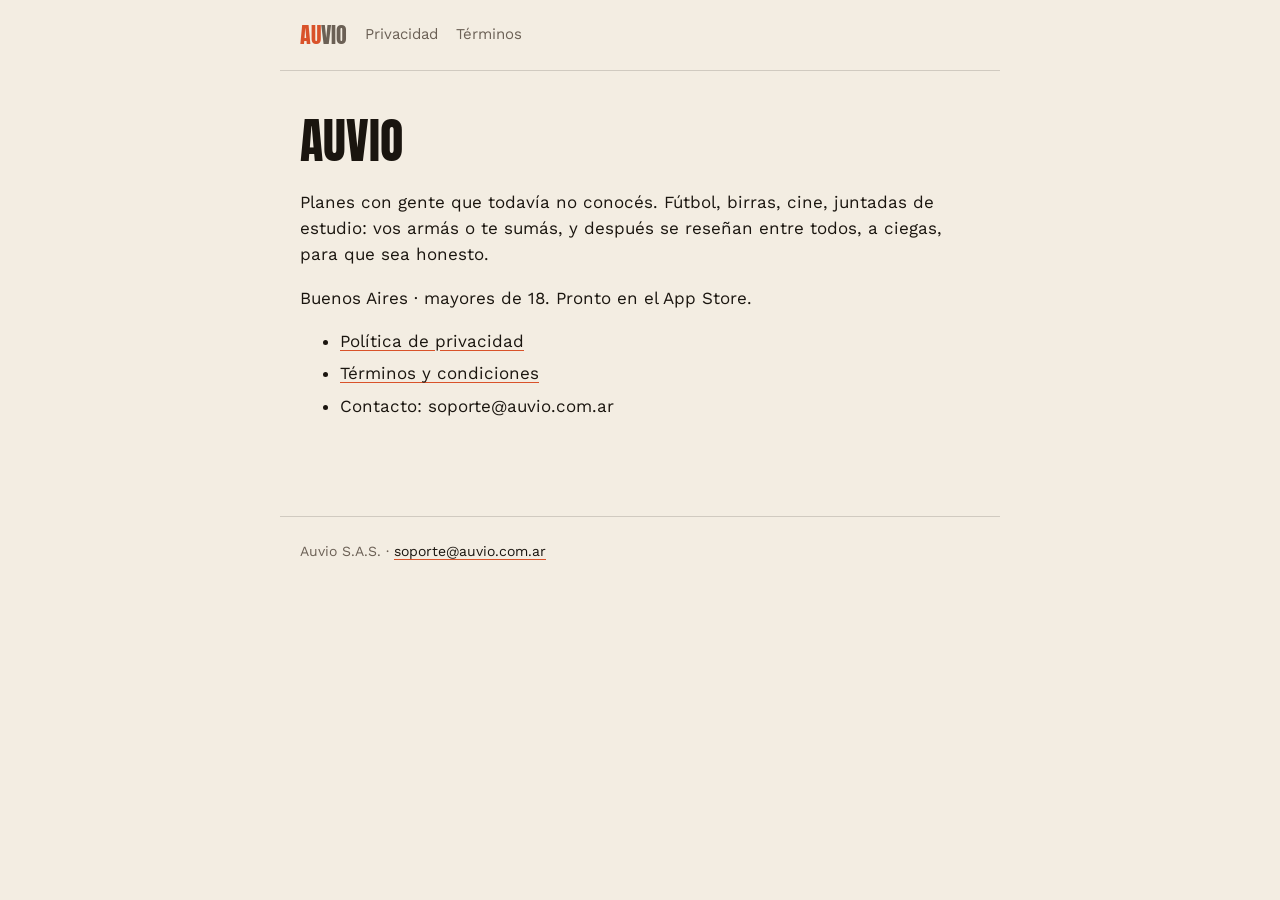
<file: index.html>
<!doctype html><html lang="es"><head><meta charset="utf-8"><meta name="viewport" content="width=device-width,initial-scale=1"><title>Auvio · Auvio</title><link rel="preconnect" href="https://fonts.googleapis.com"><link href="https://fonts.googleapis.com/css2?family=Anton&family=Work+Sans:wght@400;600&display=swap" rel="stylesheet"><link rel="stylesheet" href="style.css"></head><body>
<nav><a class="brand" href="./"><span>Au</span>vio</a><a href="privacidad.html">Privacidad</a><a href="terminos.html">Términos</a></nav>
<main><h1 id="auvio">Auvio</h1>
<p>Planes con gente que todavía no conocés. Fútbol, birras, cine,
juntadas de estudio: vos armás o te sumás, y después se reseñan entre
todos, a ciegas, para que sea honesto.</p>
<p>Buenos Aires · mayores de 18. Pronto en el App Store.</p>
<ul>
<li><a href="privacidad.html">Política de privacidad</a></li>
<li><a href="terminos.html">Términos y condiciones</a></li>
<li>Contacto: soporte@auvio.com.ar</li>
</ul></main>
<footer>Auvio S.A.S. · <a href="mailto:soporte@auvio.com.ar">soporte@auvio.com.ar</a></footer>
</body></html>
</file>
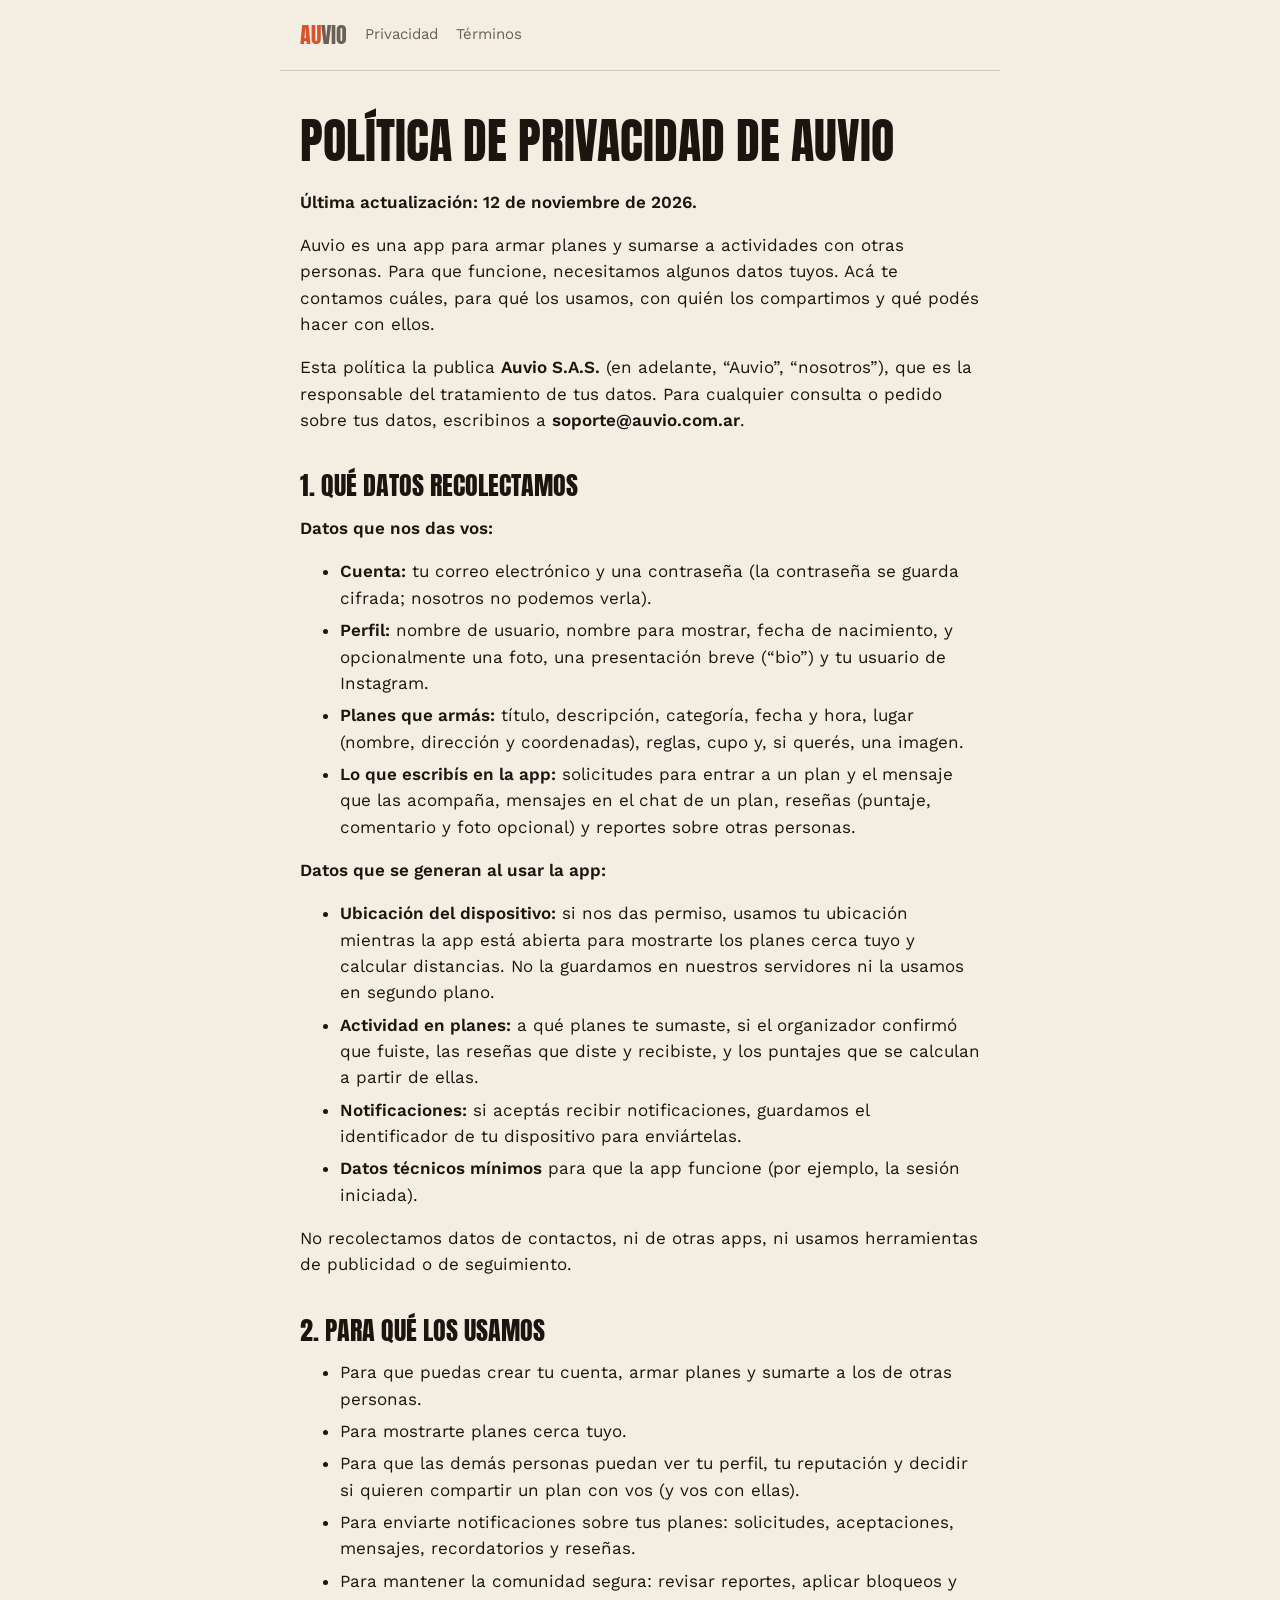
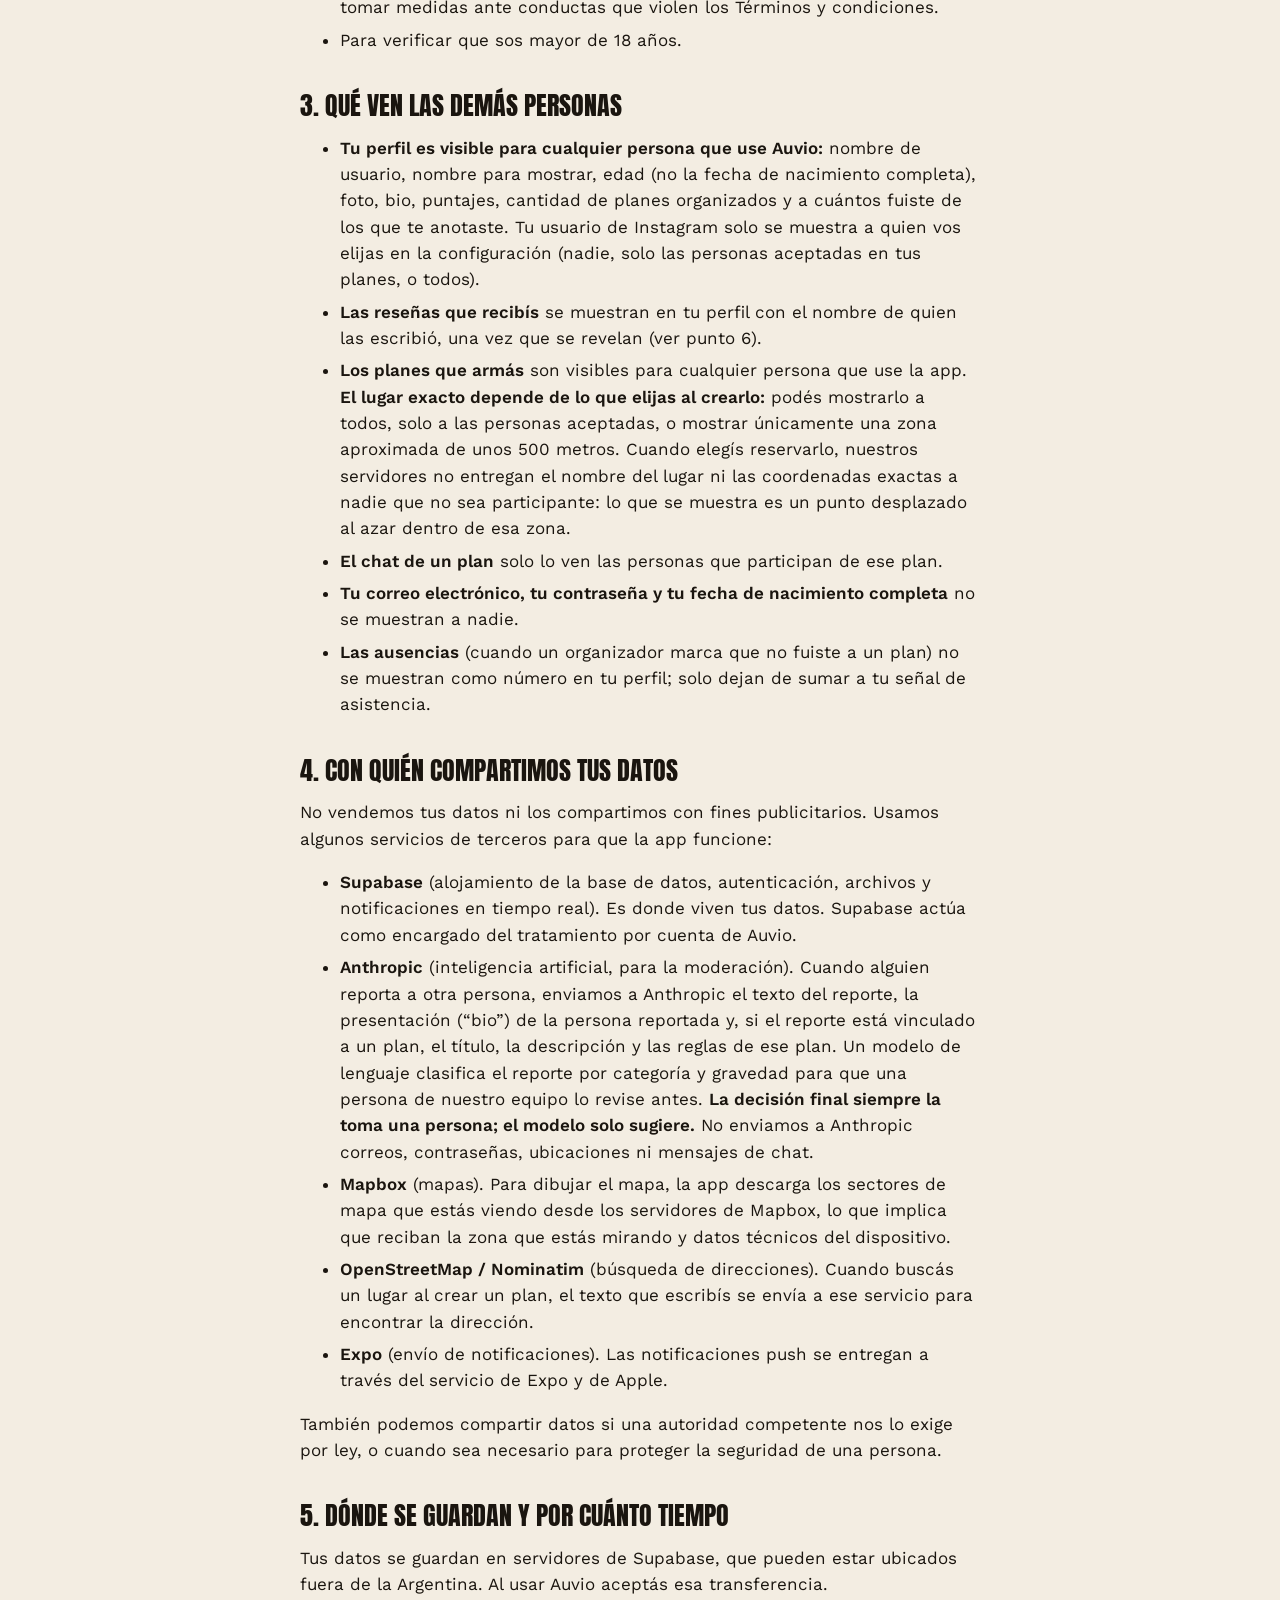
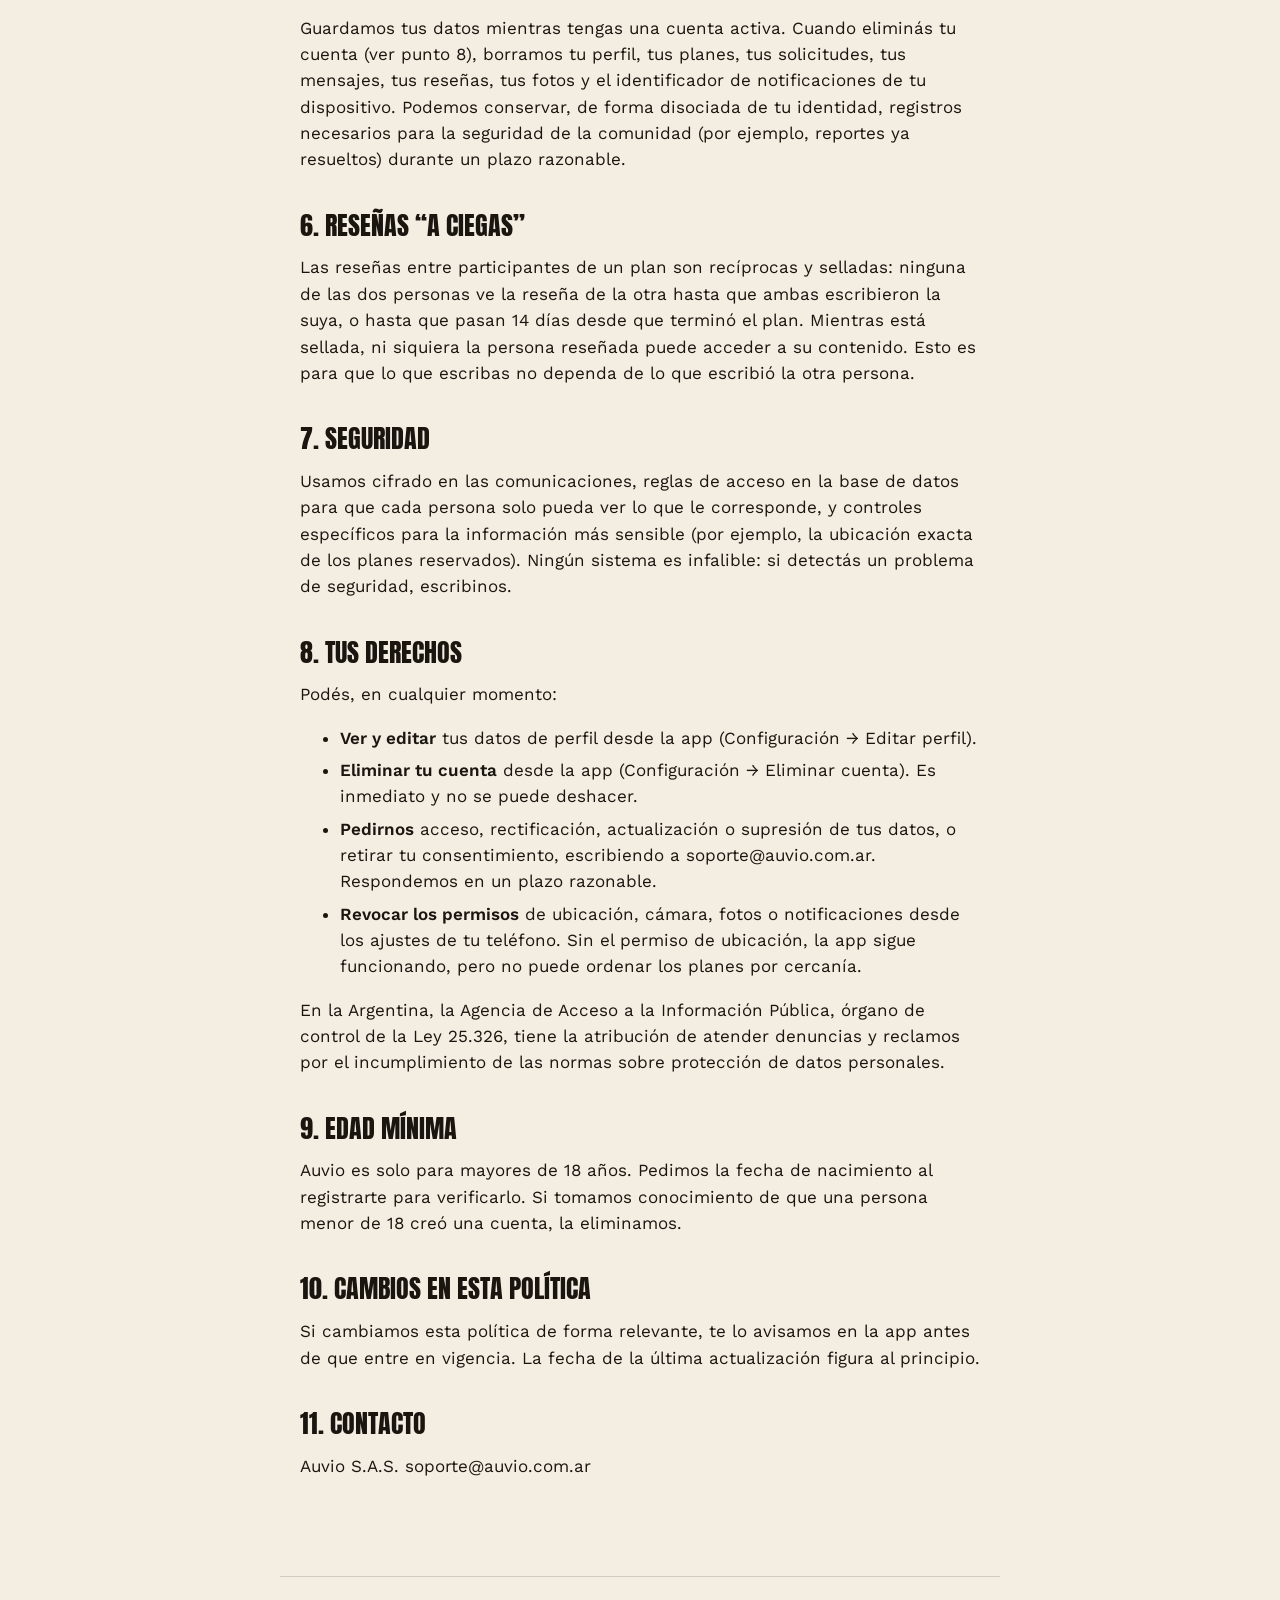
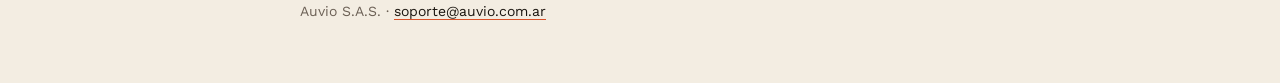
<file: privacidad.html>
<!doctype html><html lang="es"><head><meta charset="utf-8"><meta name="viewport" content="width=device-width,initial-scale=1"><title>Política
de privacidad de
Auvio · Auvio</title><link rel="preconnect" href="https://fonts.googleapis.com"><link href="https://fonts.googleapis.com/css2?family=Anton&family=Work+Sans:wght@400;600&display=swap" rel="stylesheet"><link rel="stylesheet" href="style.css"></head><body>
<nav><a class="brand" href="./"><span>Au</span>vio</a><a href="privacidad.html">Privacidad</a><a href="terminos.html">Términos</a></nav>
<main><h1 id="política-de-privacidad-de-auvio">Política de privacidad de
Auvio</h1>
<p><strong>Última actualización: 12 de noviembre de 2026.</strong></p>
<p>Auvio es una app para armar planes y sumarse a actividades con otras
personas. Para que funcione, necesitamos algunos datos tuyos. Acá te
contamos cuáles, para qué los usamos, con quién los compartimos y qué
podés hacer con ellos.</p>
<p>Esta política la publica <strong>Auvio S.A.S.</strong> (en adelante,
“Auvio”, “nosotros”), que es la responsable del tratamiento de tus
datos. Para cualquier consulta o pedido sobre tus datos, escribinos a
<strong>soporte@auvio.com.ar</strong>.</p>
<h2 id="qué-datos-recolectamos">1. Qué datos recolectamos</h2>
<p><strong>Datos que nos das vos:</strong></p>
<ul>
<li><strong>Cuenta:</strong> tu correo electrónico y una contraseña (la
contraseña se guarda cifrada; nosotros no podemos verla).</li>
<li><strong>Perfil:</strong> nombre de usuario, nombre para mostrar,
fecha de nacimiento, y opcionalmente una foto, una presentación breve
(“bio”) y tu usuario de Instagram.</li>
<li><strong>Planes que armás:</strong> título, descripción, categoría,
fecha y hora, lugar (nombre, dirección y coordenadas), reglas, cupo y,
si querés, una imagen.</li>
<li><strong>Lo que escribís en la app:</strong> solicitudes para entrar
a un plan y el mensaje que las acompaña, mensajes en el chat de un plan,
reseñas (puntaje, comentario y foto opcional) y reportes sobre otras
personas.</li>
</ul>
<p><strong>Datos que se generan al usar la app:</strong></p>
<ul>
<li><strong>Ubicación del dispositivo:</strong> si nos das permiso,
usamos tu ubicación mientras la app está abierta para mostrarte los
planes cerca tuyo y calcular distancias. No la guardamos en nuestros
servidores ni la usamos en segundo plano.</li>
<li><strong>Actividad en planes:</strong> a qué planes te sumaste, si el
organizador confirmó que fuiste, las reseñas que diste y recibiste, y
los puntajes que se calculan a partir de ellas.</li>
<li><strong>Notificaciones:</strong> si aceptás recibir notificaciones,
guardamos el identificador de tu dispositivo para enviártelas.</li>
<li><strong>Datos técnicos mínimos</strong> para que la app funcione
(por ejemplo, la sesión iniciada).</li>
</ul>
<p>No recolectamos datos de contactos, ni de otras apps, ni usamos
herramientas de publicidad o de seguimiento.</p>
<h2 id="para-qué-los-usamos">2. Para qué los usamos</h2>
<ul>
<li>Para que puedas crear tu cuenta, armar planes y sumarte a los de
otras personas.</li>
<li>Para mostrarte planes cerca tuyo.</li>
<li>Para que las demás personas puedan ver tu perfil, tu reputación y
decidir si quieren compartir un plan con vos (y vos con ellas).</li>
<li>Para enviarte notificaciones sobre tus planes: solicitudes,
aceptaciones, mensajes, recordatorios y reseñas.</li>
<li>Para mantener la comunidad segura: revisar reportes, aplicar
bloqueos y tomar medidas ante conductas que violen los Términos y
condiciones.</li>
<li>Para verificar que sos mayor de 18 años.</li>
</ul>
<h2 id="qué-ven-las-demás-personas">3. Qué ven las demás personas</h2>
<ul>
<li><strong>Tu perfil es visible para cualquier persona que use
Auvio:</strong> nombre de usuario, nombre para mostrar, edad (no la
fecha de nacimiento completa), foto, bio, puntajes, cantidad de planes
organizados y a cuántos fuiste de los que te anotaste. Tu usuario de
Instagram solo se muestra a quien vos elijas en la configuración (nadie,
solo las personas aceptadas en tus planes, o todos).</li>
<li><strong>Las reseñas que recibís</strong> se muestran en tu perfil
con el nombre de quien las escribió, una vez que se revelan (ver punto
6).</li>
<li><strong>Los planes que armás</strong> son visibles para cualquier
persona que use la app. <strong>El lugar exacto depende de lo que elijas
al crearlo:</strong> podés mostrarlo a todos, solo a las personas
aceptadas, o mostrar únicamente una zona aproximada de unos 500 metros.
Cuando elegís reservarlo, nuestros servidores no entregan el nombre del
lugar ni las coordenadas exactas a nadie que no sea participante: lo que
se muestra es un punto desplazado al azar dentro de esa zona.</li>
<li><strong>El chat de un plan</strong> solo lo ven las personas que
participan de ese plan.</li>
<li><strong>Tu correo electrónico, tu contraseña y tu fecha de
nacimiento completa</strong> no se muestran a nadie.</li>
<li><strong>Las ausencias</strong> (cuando un organizador marca que no
fuiste a un plan) no se muestran como número en tu perfil; solo dejan de
sumar a tu señal de asistencia.</li>
</ul>
<h2 id="con-quién-compartimos-tus-datos">4. Con quién compartimos tus
datos</h2>
<p>No vendemos tus datos ni los compartimos con fines publicitarios.
Usamos algunos servicios de terceros para que la app funcione:</p>
<ul>
<li><strong>Supabase</strong> (alojamiento de la base de datos,
autenticación, archivos y notificaciones en tiempo real). Es donde viven
tus datos. Supabase actúa como encargado del tratamiento por cuenta de
Auvio.</li>
<li><strong>Anthropic</strong> (inteligencia artificial, para la
moderación). Cuando alguien reporta a otra persona, enviamos a Anthropic
el texto del reporte, la presentación (“bio”) de la persona reportada y,
si el reporte está vinculado a un plan, el título, la descripción y las
reglas de ese plan. Un modelo de lenguaje clasifica el reporte por
categoría y gravedad para que una persona de nuestro equipo lo revise
antes. <strong>La decisión final siempre la toma una persona; el modelo
solo sugiere.</strong> No enviamos a Anthropic correos, contraseñas,
ubicaciones ni mensajes de chat.</li>
<li><strong>Mapbox</strong> (mapas). Para dibujar el mapa, la app
descarga los sectores de mapa que estás viendo desde los servidores de
Mapbox, lo que implica que reciban la zona que estás mirando y datos
técnicos del dispositivo.</li>
<li><strong>OpenStreetMap / Nominatim</strong> (búsqueda de
direcciones). Cuando buscás un lugar al crear un plan, el texto que
escribís se envía a ese servicio para encontrar la dirección.</li>
<li><strong>Expo</strong> (envío de notificaciones). Las notificaciones
push se entregan a través del servicio de Expo y de Apple.</li>
</ul>
<p>También podemos compartir datos si una autoridad competente nos lo
exige por ley, o cuando sea necesario para proteger la seguridad de una
persona.</p>
<h2 id="dónde-se-guardan-y-por-cuánto-tiempo">5. Dónde se guardan y por
cuánto tiempo</h2>
<p>Tus datos se guardan en servidores de Supabase, que pueden estar
ubicados fuera de la Argentina. Al usar Auvio aceptás esa
transferencia.</p>
<p>Guardamos tus datos mientras tengas una cuenta activa. Cuando
eliminás tu cuenta (ver punto 8), borramos tu perfil, tus planes, tus
solicitudes, tus mensajes, tus reseñas, tus fotos y el identificador de
notificaciones de tu dispositivo. Podemos conservar, de forma disociada
de tu identidad, registros necesarios para la seguridad de la comunidad
(por ejemplo, reportes ya resueltos) durante un plazo razonable.</p>
<h2 id="reseñas-a-ciegas">6. Reseñas “a ciegas”</h2>
<p>Las reseñas entre participantes de un plan son recíprocas y selladas:
ninguna de las dos personas ve la reseña de la otra hasta que ambas
escribieron la suya, o hasta que pasan 14 días desde que terminó el
plan. Mientras está sellada, ni siquiera la persona reseñada puede
acceder a su contenido. Esto es para que lo que escribas no dependa de
lo que escribió la otra persona.</p>
<h2 id="seguridad">7. Seguridad</h2>
<p>Usamos cifrado en las comunicaciones, reglas de acceso en la base de
datos para que cada persona solo pueda ver lo que le corresponde, y
controles específicos para la información más sensible (por ejemplo, la
ubicación exacta de los planes reservados). Ningún sistema es infalible:
si detectás un problema de seguridad, escribinos.</p>
<h2 id="tus-derechos">8. Tus derechos</h2>
<p>Podés, en cualquier momento:</p>
<ul>
<li><strong>Ver y editar</strong> tus datos de perfil desde la app
(Configuración → Editar perfil).</li>
<li><strong>Eliminar tu cuenta</strong> desde la app (Configuración →
Eliminar cuenta). Es inmediato y no se puede deshacer.</li>
<li><strong>Pedirnos</strong> acceso, rectificación, actualización o
supresión de tus datos, o retirar tu consentimiento, escribiendo a
soporte@auvio.com.ar. Respondemos en un plazo razonable.</li>
<li><strong>Revocar los permisos</strong> de ubicación, cámara, fotos o
notificaciones desde los ajustes de tu teléfono. Sin el permiso de
ubicación, la app sigue funcionando, pero no puede ordenar los planes
por cercanía.</li>
</ul>
<p>En la Argentina, la Agencia de Acceso a la Información Pública,
órgano de control de la Ley 25.326, tiene la atribución de atender
denuncias y reclamos por el incumplimiento de las normas sobre
protección de datos personales.</p>
<h2 id="edad-mínima">9. Edad mínima</h2>
<p>Auvio es solo para mayores de 18 años. Pedimos la fecha de nacimiento
al registrarte para verificarlo. Si tomamos conocimiento de que una
persona menor de 18 creó una cuenta, la eliminamos.</p>
<h2 id="cambios-en-esta-política">10. Cambios en esta política</h2>
<p>Si cambiamos esta política de forma relevante, te lo avisamos en la
app antes de que entre en vigencia. La fecha de la última actualización
figura al principio.</p>
<h2 id="contacto">11. Contacto</h2>
<p>Auvio S.A.S. soporte@auvio.com.ar</p></main>
<footer>Auvio S.A.S. · <a href="mailto:soporte@auvio.com.ar">soporte@auvio.com.ar</a></footer>
</body></html>
</file>
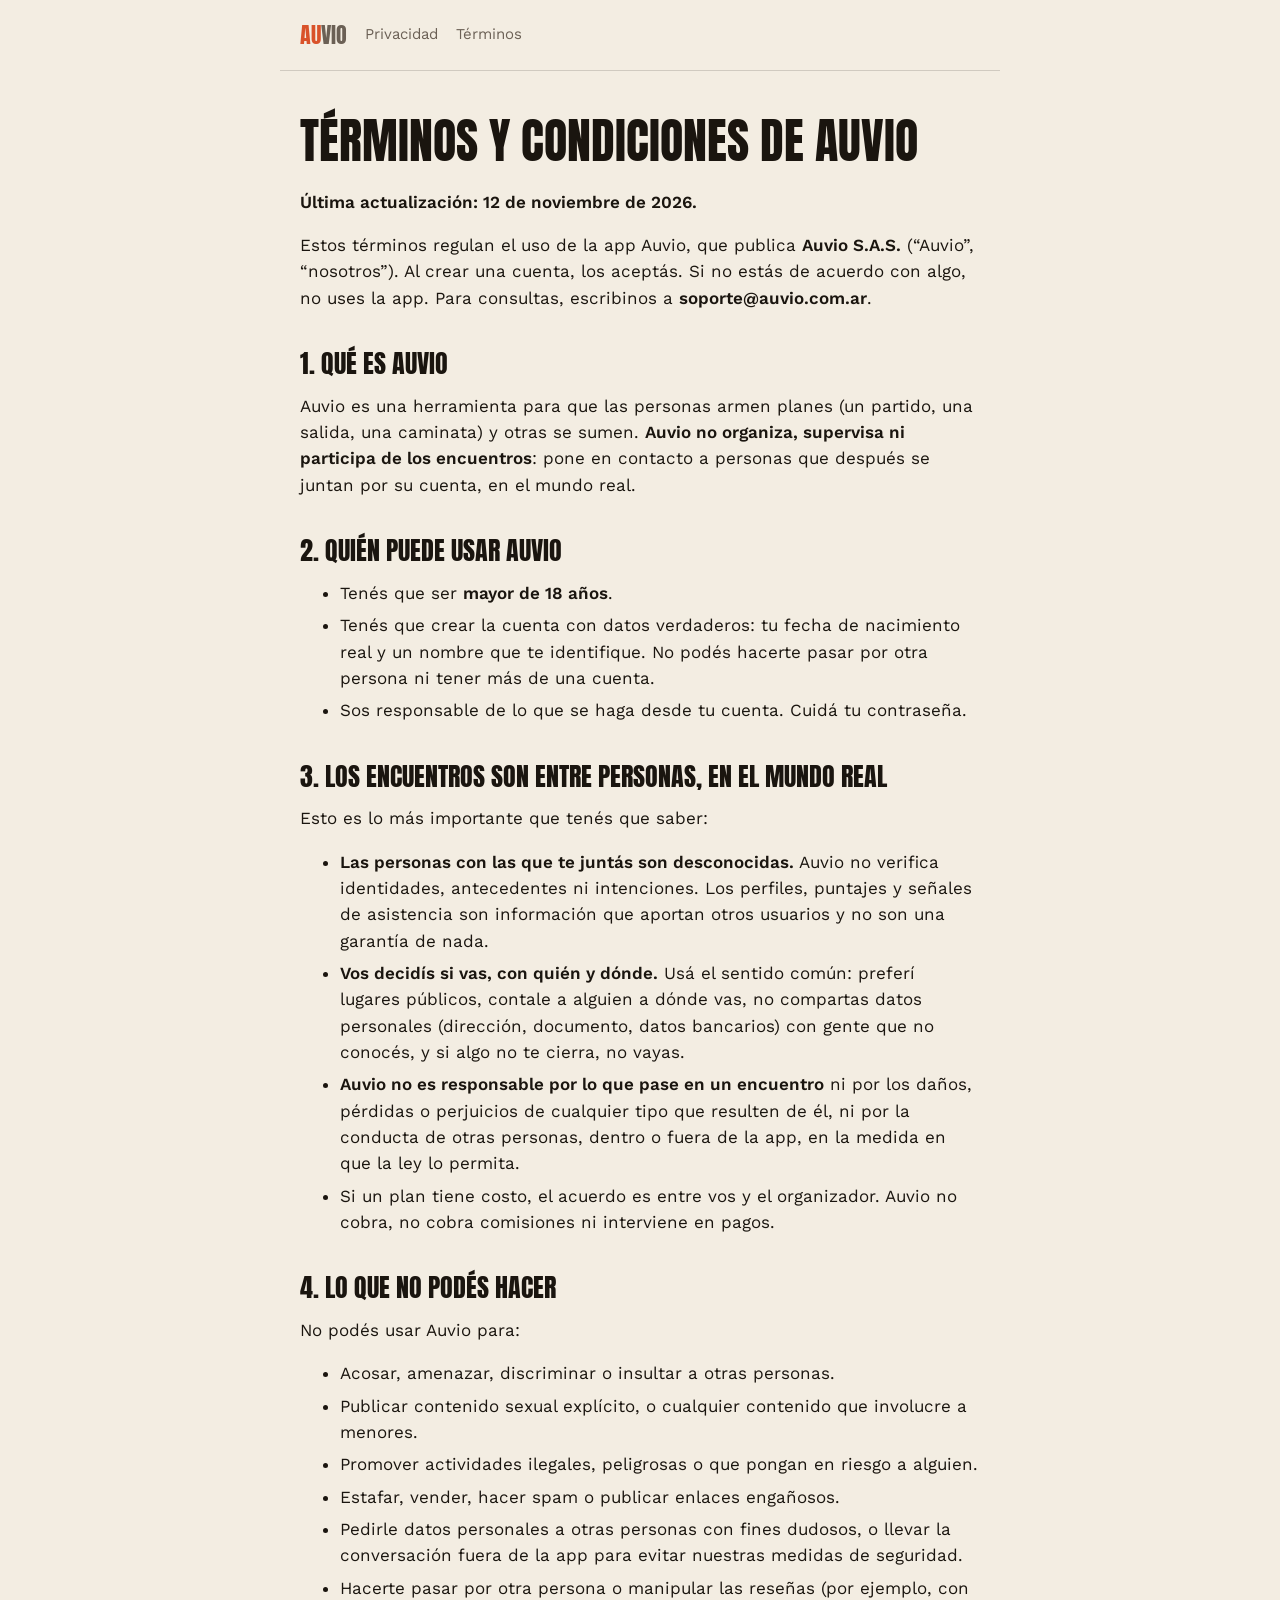
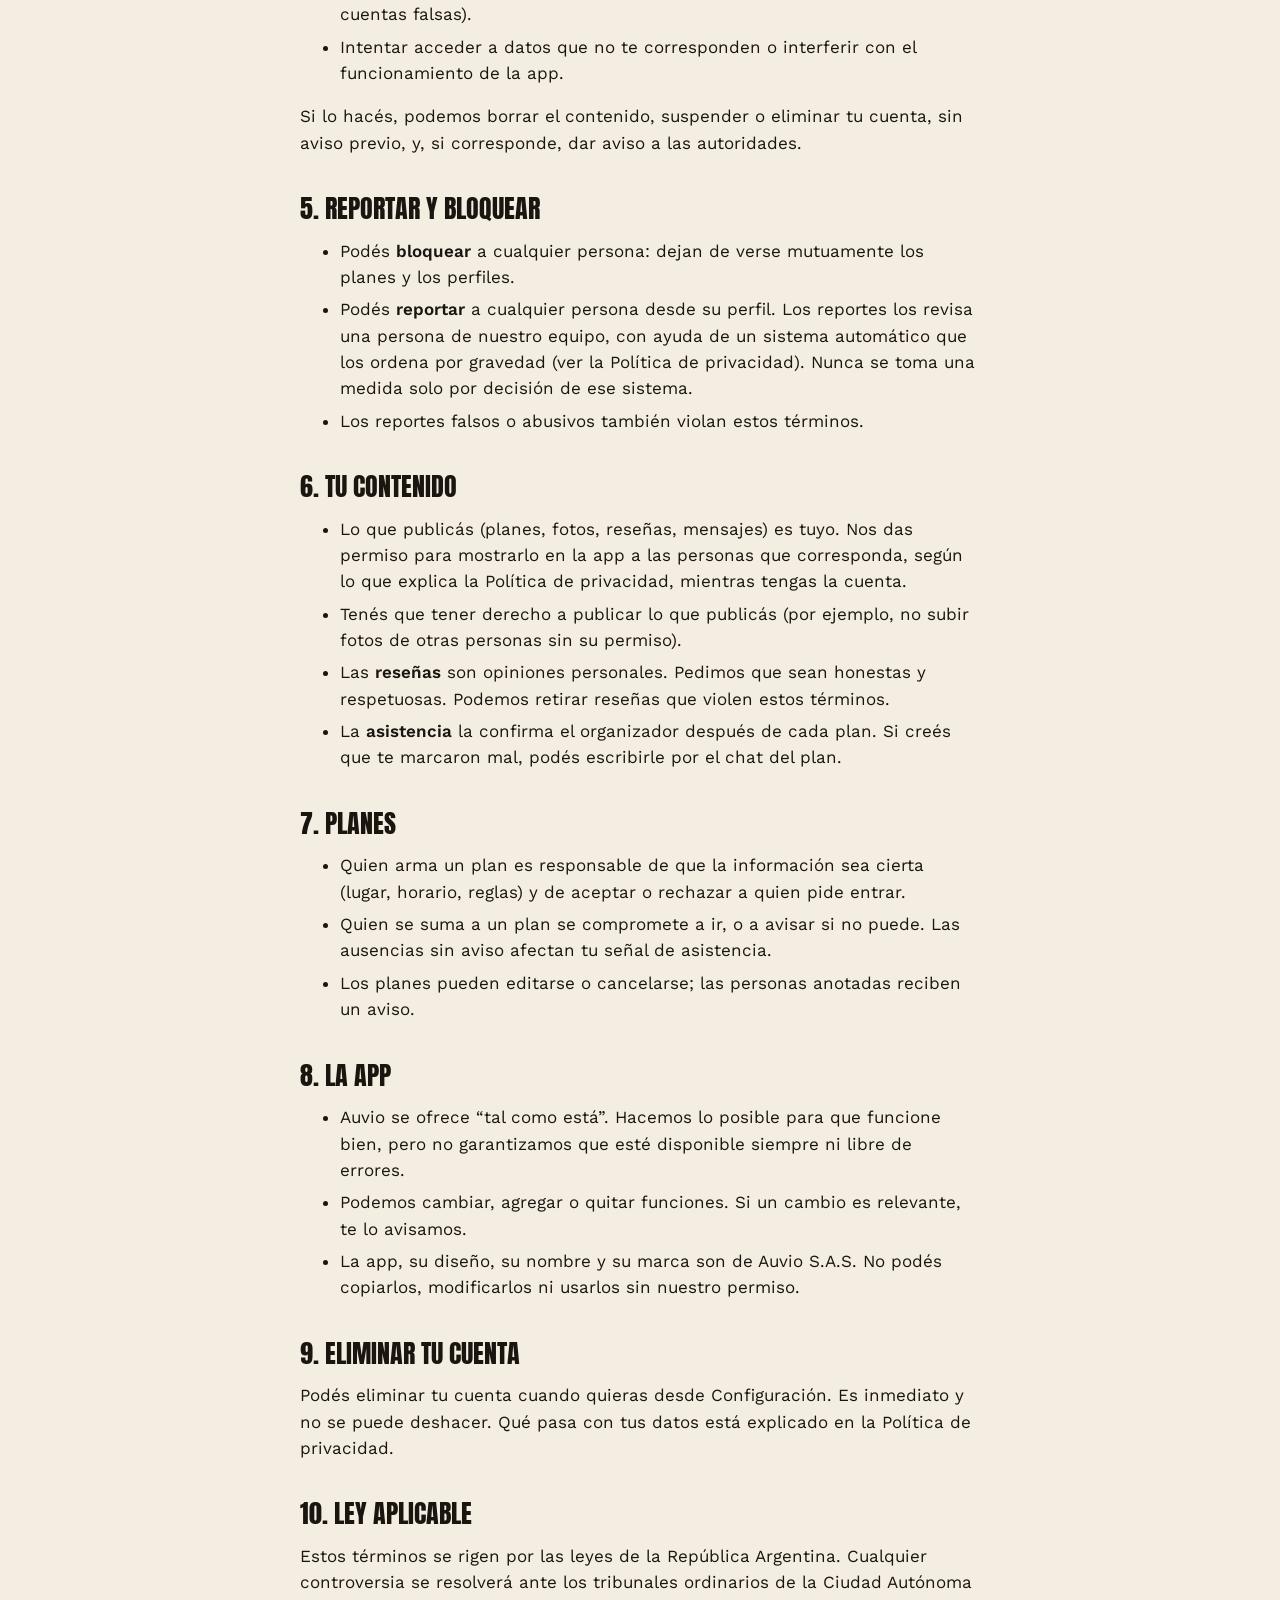
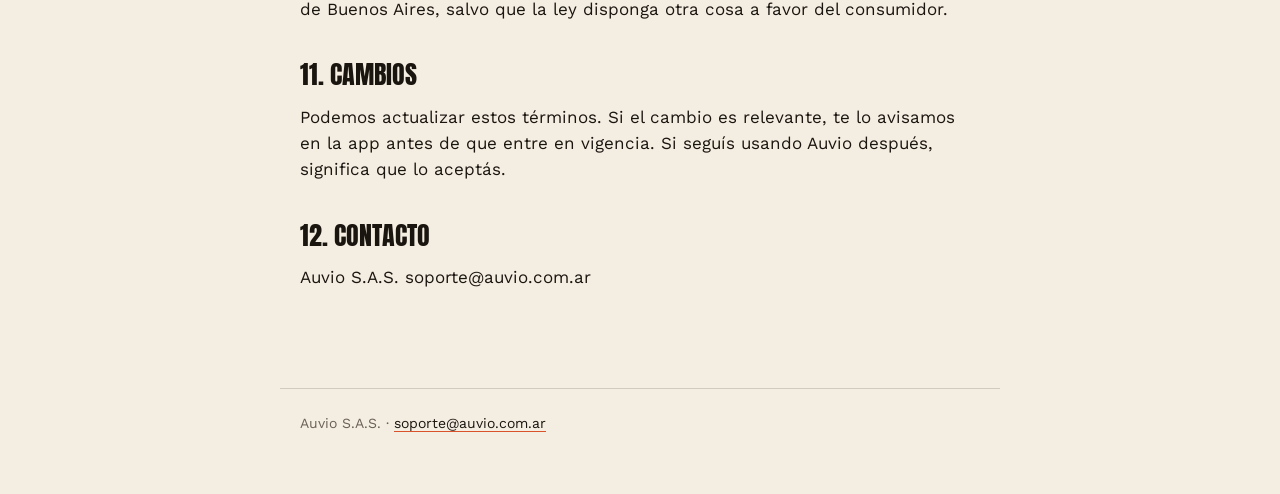
<file: terminos.html>
<!doctype html><html lang="es"><head><meta charset="utf-8"><meta name="viewport" content="width=device-width,initial-scale=1"><title>Términos
y condiciones de
Auvio · Auvio</title><link rel="preconnect" href="https://fonts.googleapis.com"><link href="https://fonts.googleapis.com/css2?family=Anton&family=Work+Sans:wght@400;600&display=swap" rel="stylesheet"><link rel="stylesheet" href="style.css"></head><body>
<nav><a class="brand" href="./"><span>Au</span>vio</a><a href="privacidad.html">Privacidad</a><a href="terminos.html">Términos</a></nav>
<main><h1 id="términos-y-condiciones-de-auvio">Términos y condiciones de
Auvio</h1>
<p><strong>Última actualización: 12 de noviembre de 2026.</strong></p>
<p>Estos términos regulan el uso de la app Auvio, que publica
<strong>Auvio S.A.S.</strong> (“Auvio”, “nosotros”). Al crear una
cuenta, los aceptás. Si no estás de acuerdo con algo, no uses la app.
Para consultas, escribinos a <strong>soporte@auvio.com.ar</strong>.</p>
<h2 id="qué-es-auvio">1. Qué es Auvio</h2>
<p>Auvio es una herramienta para que las personas armen planes (un
partido, una salida, una caminata) y otras se sumen. <strong>Auvio no
organiza, supervisa ni participa de los encuentros</strong>: pone en
contacto a personas que después se juntan por su cuenta, en el mundo
real.</p>
<h2 id="quién-puede-usar-auvio">2. Quién puede usar Auvio</h2>
<ul>
<li>Tenés que ser <strong>mayor de 18 años</strong>.</li>
<li>Tenés que crear la cuenta con datos verdaderos: tu fecha de
nacimiento real y un nombre que te identifique. No podés hacerte pasar
por otra persona ni tener más de una cuenta.</li>
<li>Sos responsable de lo que se haga desde tu cuenta. Cuidá tu
contraseña.</li>
</ul>
<h2 id="los-encuentros-son-entre-personas-en-el-mundo-real">3. Los
encuentros son entre personas, en el mundo real</h2>
<p>Esto es lo más importante que tenés que saber:</p>
<ul>
<li><strong>Las personas con las que te juntás son
desconocidas.</strong> Auvio no verifica identidades, antecedentes ni
intenciones. Los perfiles, puntajes y señales de asistencia son
información que aportan otros usuarios y no son una garantía de
nada.</li>
<li><strong>Vos decidís si vas, con quién y dónde.</strong> Usá el
sentido común: preferí lugares públicos, contale a alguien a dónde vas,
no compartas datos personales (dirección, documento, datos bancarios)
con gente que no conocés, y si algo no te cierra, no vayas.</li>
<li><strong>Auvio no es responsable por lo que pase en un
encuentro</strong> ni por los daños, pérdidas o perjuicios de cualquier
tipo que resulten de él, ni por la conducta de otras personas, dentro o
fuera de la app, en la medida en que la ley lo permita.</li>
<li>Si un plan tiene costo, el acuerdo es entre vos y el organizador.
Auvio no cobra, no cobra comisiones ni interviene en pagos.</li>
</ul>
<h2 id="lo-que-no-podés-hacer">4. Lo que no podés hacer</h2>
<p>No podés usar Auvio para:</p>
<ul>
<li>Acosar, amenazar, discriminar o insultar a otras personas.</li>
<li>Publicar contenido sexual explícito, o cualquier contenido que
involucre a menores.</li>
<li>Promover actividades ilegales, peligrosas o que pongan en riesgo a
alguien.</li>
<li>Estafar, vender, hacer spam o publicar enlaces engañosos.</li>
<li>Pedirle datos personales a otras personas con fines dudosos, o
llevar la conversación fuera de la app para evitar nuestras medidas de
seguridad.</li>
<li>Hacerte pasar por otra persona o manipular las reseñas (por ejemplo,
con cuentas falsas).</li>
<li>Intentar acceder a datos que no te corresponden o interferir con el
funcionamiento de la app.</li>
</ul>
<p>Si lo hacés, podemos borrar el contenido, suspender o eliminar tu
cuenta, sin aviso previo, y, si corresponde, dar aviso a las
autoridades.</p>
<h2 id="reportar-y-bloquear">5. Reportar y bloquear</h2>
<ul>
<li>Podés <strong>bloquear</strong> a cualquier persona: dejan de verse
mutuamente los planes y los perfiles.</li>
<li>Podés <strong>reportar</strong> a cualquier persona desde su perfil.
Los reportes los revisa una persona de nuestro equipo, con ayuda de un
sistema automático que los ordena por gravedad (ver la Política de
privacidad). Nunca se toma una medida solo por decisión de ese
sistema.</li>
<li>Los reportes falsos o abusivos también violan estos términos.</li>
</ul>
<h2 id="tu-contenido">6. Tu contenido</h2>
<ul>
<li>Lo que publicás (planes, fotos, reseñas, mensajes) es tuyo. Nos das
permiso para mostrarlo en la app a las personas que corresponda, según
lo que explica la Política de privacidad, mientras tengas la
cuenta.</li>
<li>Tenés que tener derecho a publicar lo que publicás (por ejemplo, no
subir fotos de otras personas sin su permiso).</li>
<li>Las <strong>reseñas</strong> son opiniones personales. Pedimos que
sean honestas y respetuosas. Podemos retirar reseñas que violen estos
términos.</li>
<li>La <strong>asistencia</strong> la confirma el organizador después de
cada plan. Si creés que te marcaron mal, podés escribirle por el chat
del plan.</li>
</ul>
<h2 id="planes">7. Planes</h2>
<ul>
<li>Quien arma un plan es responsable de que la información sea cierta
(lugar, horario, reglas) y de aceptar o rechazar a quien pide
entrar.</li>
<li>Quien se suma a un plan se compromete a ir, o a avisar si no puede.
Las ausencias sin aviso afectan tu señal de asistencia.</li>
<li>Los planes pueden editarse o cancelarse; las personas anotadas
reciben un aviso.</li>
</ul>
<h2 id="la-app">8. La app</h2>
<ul>
<li>Auvio se ofrece “tal como está”. Hacemos lo posible para que
funcione bien, pero no garantizamos que esté disponible siempre ni libre
de errores.</li>
<li>Podemos cambiar, agregar o quitar funciones. Si un cambio es
relevante, te lo avisamos.</li>
<li>La app, su diseño, su nombre y su marca son de Auvio S.A.S. No podés
copiarlos, modificarlos ni usarlos sin nuestro permiso.</li>
</ul>
<h2 id="eliminar-tu-cuenta">9. Eliminar tu cuenta</h2>
<p>Podés eliminar tu cuenta cuando quieras desde Configuración. Es
inmediato y no se puede deshacer. Qué pasa con tus datos está explicado
en la Política de privacidad.</p>
<h2 id="ley-aplicable">10. Ley aplicable</h2>
<p>Estos términos se rigen por las leyes de la República Argentina.
Cualquier controversia se resolverá ante los tribunales ordinarios de la
Ciudad Autónoma de Buenos Aires, salvo que la ley disponga otra cosa a
favor del consumidor.</p>
<h2 id="cambios">11. Cambios</h2>
<p>Podemos actualizar estos términos. Si el cambio es relevante, te lo
avisamos en la app antes de que entre en vigencia. Si seguís usando
Auvio después, significa que lo aceptás.</p>
<h2 id="contacto">12. Contacto</h2>
<p>Auvio S.A.S. soporte@auvio.com.ar</p></main>
<footer>Auvio S.A.S. · <a href="mailto:soporte@auvio.com.ar">soporte@auvio.com.ar</a></footer>
</body></html>
</file>
<file: style.css>
:root{--bg:#F3EDE2;--surface:#FBF7F0;--ink:#1A150F;--ink2:#6B6055;--accent:#D9522A;--line:rgba(26,21,15,0.16)}
@media(prefers-color-scheme:dark){:root{--bg:#1A150F;--surface:#241E17;--ink:#F3EDE2;--ink2:#B9AE9C;--line:rgba(243,237,226,0.18)}}
*{box-sizing:border-box}body{margin:0;background:var(--bg);color:var(--ink);font-family:"Work Sans",system-ui,-apple-system,sans-serif;font-size:17px;line-height:1.55}
main{max-width:720px;margin:0 auto;padding:40px 20px 80px}
h1,h2{font-family:Anton,Impact,"Arial Narrow Bold",sans-serif;font-weight:400;text-transform:uppercase;line-height:.95;letter-spacing:0}
h1{font-size:48px;margin:8px 0 24px}h2{font-size:26px;margin:40px 0 12px}
a{color:var(--ink);text-decoration-color:var(--accent);text-underline-offset:3px}a:hover{color:var(--accent)}
li{margin:6px 0}strong{font-weight:600}
nav{display:flex;gap:18px;align-items:center;padding:18px 20px;border-bottom:1px solid var(--line);max-width:720px;margin:0 auto}
nav .brand{font-family:Anton,Impact,sans-serif;font-size:22px;text-transform:uppercase;text-decoration:none}
nav .brand span{color:var(--accent)}nav a{font-size:15px;color:var(--ink2);text-decoration:none}nav a:hover{color:var(--ink)}
footer{max-width:720px;margin:0 auto;padding:24px 20px 60px;color:var(--ink2);font-size:14px;border-top:1px solid var(--line)}
</file>
